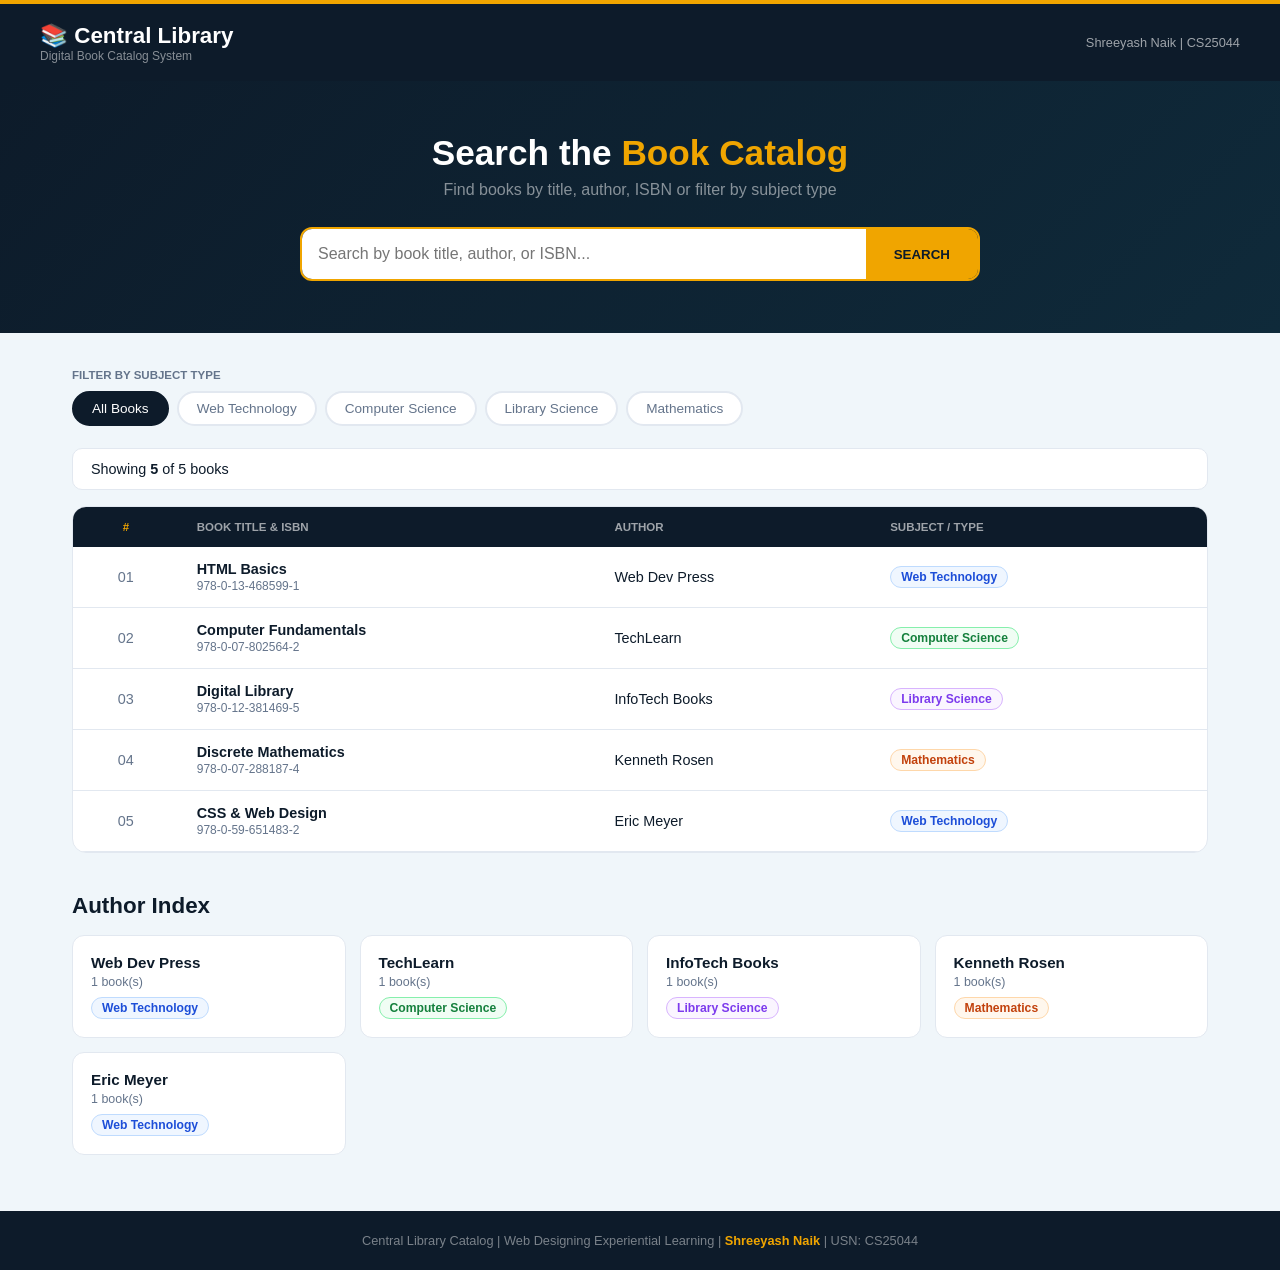
<file: index.html>
<html>
<head>
<title>Central Library Catalog</title>
<style>
:root{--navy:#0D1B2A;--gold:#F0A500;--light:#F0F6FA;--white:#ffffff;--muted:#64748b;--border:#e2e8f0;}
*{margin:0;padding:0;box-sizing:border-box;}
body{font-family:Arial,sans-serif;background:var(--light);color:var(--navy);overflow-x:hidden;}
header{background:var(--navy);padding:18px 32px;border-top:4px solid var(--gold);}
.header-inner{max-width:1200px;margin:0 auto;display:flex;align-items:center;justify-content:space-between;flex-wrap:wrap;gap:10px;}
.logo h1{color:var(--white);font-size:1.4rem;}.logo p{color:rgba(255,255,255,0.5);font-size:0.75rem;}.meta{color:rgba(255,255,255,0.6);font-size:0.8rem;}
.hero{background:linear-gradient(135deg,var(--navy),#0f2a3a);padding:52px 32px;text-align:center;}
.hero h2{color:var(--white);font-size:2.2rem;margin-bottom:8px;}.gold{color:var(--gold);}.hero p{color:rgba(255,255,255,0.5);margin-bottom:28px;}
.search-wrap{max-width:680px;margin:0 auto;display:flex;border-radius:12px;overflow:hidden;border:2px solid var(--gold);}
.search-wrap input{flex:1;border:none;outline:none;padding:16px;font-size:1rem;min-width:0;}
.search-wrap button{background:var(--gold);color:var(--navy);border:none;padding:0 28px;font-weight:700;cursor:pointer;text-transform:uppercase;white-space:nowrap;}
.main{max-width:1200px;margin:0 auto;padding:36px 32px;}
.filter-label{font-size:0.72rem;font-weight:600;text-transform:uppercase;color:var(--muted);margin-bottom:10px;}
#filterTabs{display:flex;flex-wrap:wrap;gap:8px;margin-bottom:22px;}
.tab{padding:8px 18px;border-radius:30px;border:2px solid var(--border);background:var(--white);font-size:0.85rem;cursor:pointer;color:var(--muted);}
.tab.active{background:var(--navy);border-color:var(--navy);color:var(--white);}
.stats-bar{padding:12px 18px;background:var(--white);border:1px solid var(--border);border-radius:10px;margin-bottom:16px;font-size:0.9rem;}
.table-wrap{background:var(--white);border-radius:14px;border:1px solid var(--border);overflow-x:auto;}
table{width:100%;border-collapse:collapse;min-width:400px;}thead{background:var(--navy);}
th{padding:14px 18px;text-align:left;font-size:0.72rem;text-transform:uppercase;color:rgba(255,255,255,0.6);white-space:nowrap;}
th:first-child{color:var(--gold);text-align:center;}tbody tr{border-bottom:1px solid var(--border);}
td{padding:14px 18px;font-size:0.9rem;vertical-align:middle;}td:first-child{text-align:center;color:var(--muted);}
.book-title{font-weight:600;}.book-isbn{font-size:0.75rem;color:var(--muted);margin-top:2px;}
.badge{display:inline-block;padding:3px 10px;border-radius:20px;font-size:0.76rem;font-weight:600;}
.badge-web{background:#eff6ff;color:#1d4ed8;border:1px solid #bfdbfe;}.badge-cs{background:#f0fdf4;color:#15803d;border:1px solid #86efac;}
.badge-lib{background:#faf5ff;color:#7c3aed;border:1px solid #d8b4fe;}.badge-math{background:#fff7ed;color:#c2410c;border:1px solid #fed7aa;}
.empty-state{display:none;text-align:center;padding:50px;color:var(--muted);}.empty-state.show{display:block;}
.section-title{font-size:1.4rem;margin:40px 0 16px;font-weight:700;}
.author-grid{display:grid;grid-template-columns:repeat(auto-fill,minmax(220px,1fr));gap:14px;}
.author-card{background:var(--white);border-radius:12px;border:1px solid var(--border);padding:18px;cursor:pointer;}
.author-card h4{font-size:0.95rem;font-weight:700;margin-bottom:4px;}.author-card .count{font-size:0.78rem;color:var(--muted);margin-bottom:8px;}
footer{background:var(--navy);color:rgba(255,255,255,0.45);text-align:center;padding:22px;font-size:0.8rem;margin-top:20px;}
footer strong{color:var(--gold);}@media(max-width:700px){.hero h2{font-size:1.5rem;}.main{padding:20px 14px;}}
</style>
</head>
<body>
<header>
  <div class="header-inner">
    <div class="logo"><h1>&#128218; Central Library</h1><p>Digital Book Catalog System</p></div>
    <div class="meta">Shreeyash Naik | CS25044</div>
  </div>
</header>
<section class="hero">
  <h2>Search the <span class="gold">Book Catalog</span></h2>
  <p>Find books by title, author, ISBN or filter by subject type</p>
  <div class="search-wrap">
    <input type="text" id="searchInput" placeholder="Search by book title, author, or ISBN..." oninput="applyFilters()">
    <button onclick="applyFilters()">Search</button>
  </div>
</section>
<main class="main">
  <p class="filter-label">Filter by Subject Type</p>
  <div id="filterTabs">
    <button class="tab active" data-type="all" onclick="setTab(this)">All Books</button>
    <button class="tab" data-type="Web Technology" onclick="setTab(this)">Web Technology</button>
    <button class="tab" data-type="Computer Science" onclick="setTab(this)">Computer Science</button>
    <button class="tab" data-type="Library Science" onclick="setTab(this)">Library Science</button>
    <button class="tab" data-type="Mathematics" onclick="setTab(this)">Mathematics</button>
  </div>
  <div class="stats-bar">Showing <strong id="showCount">5</strong> of 5 books</div>
  <div class="table-wrap">
    <table>
      <thead><tr><th>#</th><th>Book Title &amp; ISBN</th><th>Author</th><th>Subject / Type</th></tr></thead>
      <tbody id="tableBody"></tbody>
    </table>
    <div class="empty-state" id="emptyState">No books found.</div>
  </div>
  <section>
    <h2 class="section-title">Author Index</h2>
    <div class="author-grid" id="authorGrid"></div>
  </section>
</main>
<footer>Central Library Catalog | Web Designing Experiential Learning | <strong>Shreeyash Naik</strong> | USN: CS25044</footer>
<script>
const books=[
  {id:'01',title:'HTML Basics',author:'Web Dev Press',isbn:'978-0-13-468599-1',type:'Web Technology'},
  {id:'02',title:'Computer Fundamentals',author:'TechLearn',isbn:'978-0-07-802564-2',type:'Computer Science'},
  {id:'03',title:'Digital Library',author:'InfoTech Books',isbn:'978-0-12-381469-5',type:'Library Science'},
  {id:'04',title:'Discrete Mathematics',author:'Kenneth Rosen',isbn:'978-0-07-288187-4',type:'Mathematics'},
  {id:'05',title:'CSS & Web Design',author:'Eric Meyer',isbn:'978-0-59-651483-2',type:'Web Technology'},
];
const badgeClass={'Web Technology':'badge badge-web','Computer Science':'badge badge-cs','Library Science':'badge badge-lib','Mathematics':'badge badge-math'};
let activeType='all';
function applyFilters(){
  const q=document.getElementById('searchInput').value.toLowerCase().trim();
  const tbody=document.getElementById('tableBody');
  tbody.innerHTML='';let shown=0;
  books.forEach(b=>{
    if((activeType!=='all'&&b.type!==activeType)||(q&&!b.title.toLowerCase().includes(q)&&!b.author.toLowerCase().includes(q)&&!b.isbn.includes(q)))return;
    shown++;
    const tr=document.createElement('tr');
    tr.innerHTML=`<td>${b.id}</td><td><div class="book-title">${b.title}</div><div class="book-isbn">${b.isbn}</div></td><td>${b.author}</td><td><span class="${badgeClass[b.type]}">${b.type}</span></td>`;
    tbody.appendChild(tr);
  });
  document.getElementById('showCount').textContent=shown;
  document.getElementById('emptyState').classList.toggle('show',shown===0);
}
function setTab(el){
  document.querySelectorAll('.tab').forEach(t=>t.classList.remove('active'));
  el.classList.add('active');activeType=el.dataset.type;applyFilters();
}
function buildAuthors(){
  const map={};
  books.forEach(b=>{if(!map[b.author])map[b.author]={books:[],types:new Set()};map[b.author].books.push(b.title);map[b.author].types.add(b.type);});
  Object.entries(map).forEach(([name,data])=>{
    const card=document.createElement('div');
    card.className='author-card';
    card.innerHTML=`<h4>${name}</h4><p class="count">${data.books.length} book(s)</p><div>${[...data.types].map(tp=>`<span class="${badgeClass[tp]}">${tp}</span>`).join(' ')}</div>`;
    card.onclick=()=>{document.getElementById('searchInput').value=name;activeType='all';document.querySelectorAll('.tab').forEach(t=>t.classList.remove('active'));document.querySelector('[data-type="all"]').classList.add('active');applyFilters();};
    document.getElementById('authorGrid').appendChild(card);
  });
}
applyFilters();buildAuthors();
</script>
</body>
</html>
</file>
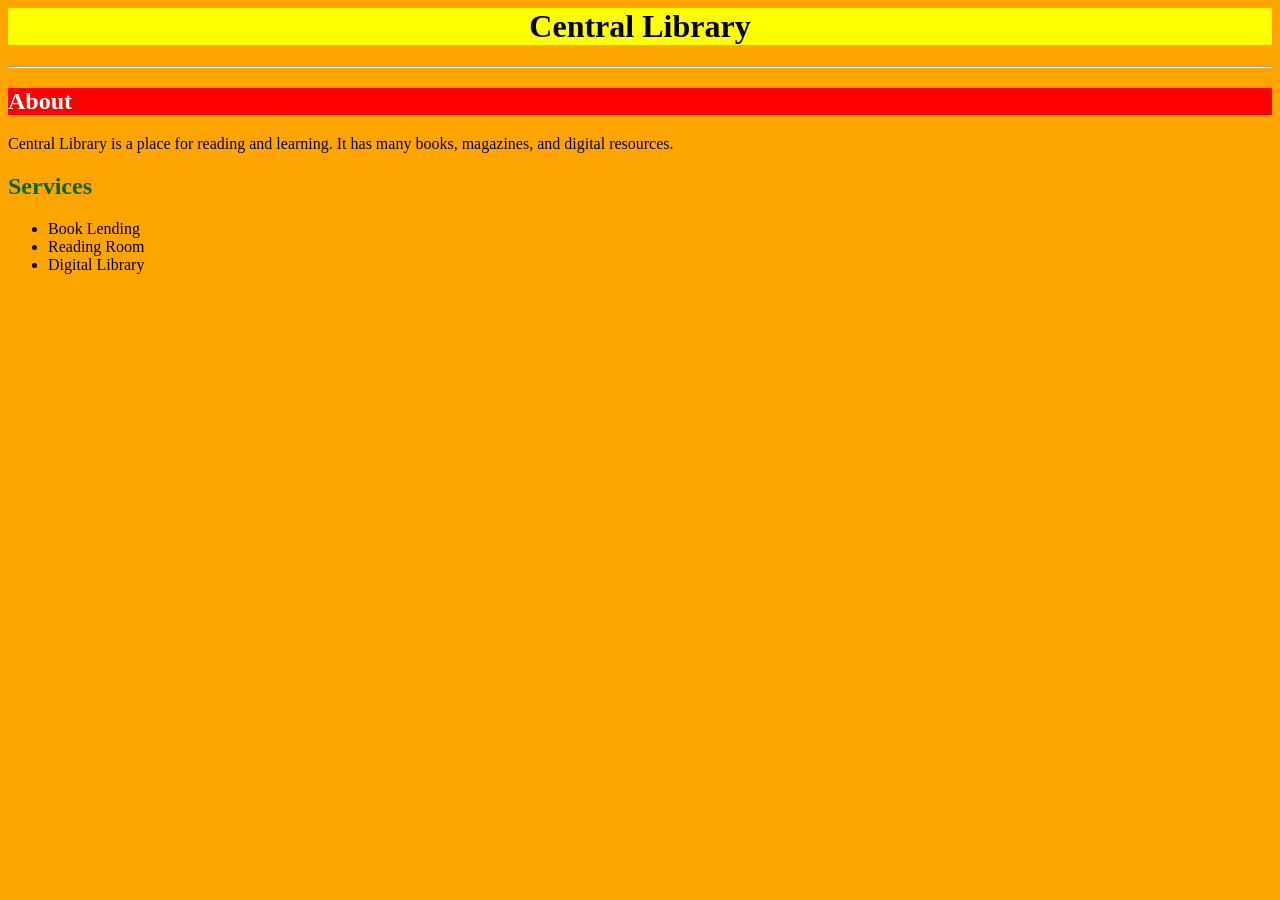
<file: module-1.html>
<html>
<head>
    <title>Central Library</title>
</head>
<body bgcolor="orange">
  <h1 align="center" style="background-color:yellow; color:black;">
        Central Library
    </h1>
  <hr>
    <h2 style="background-color:red; color:white;">
        About
    </h2>
    <p>
        Central Library is a place for reading and learning.
        It has many books, magazines, and digital resources.
    </p>
    <h2 style="color:darkgreen;">
        Services
    </h2>
    <ul>
        <li>Book Lending</li>
        <li>Reading Room</li>
        <li>Digital Library</li>
    </ul>
</body>
</html>
</file>
